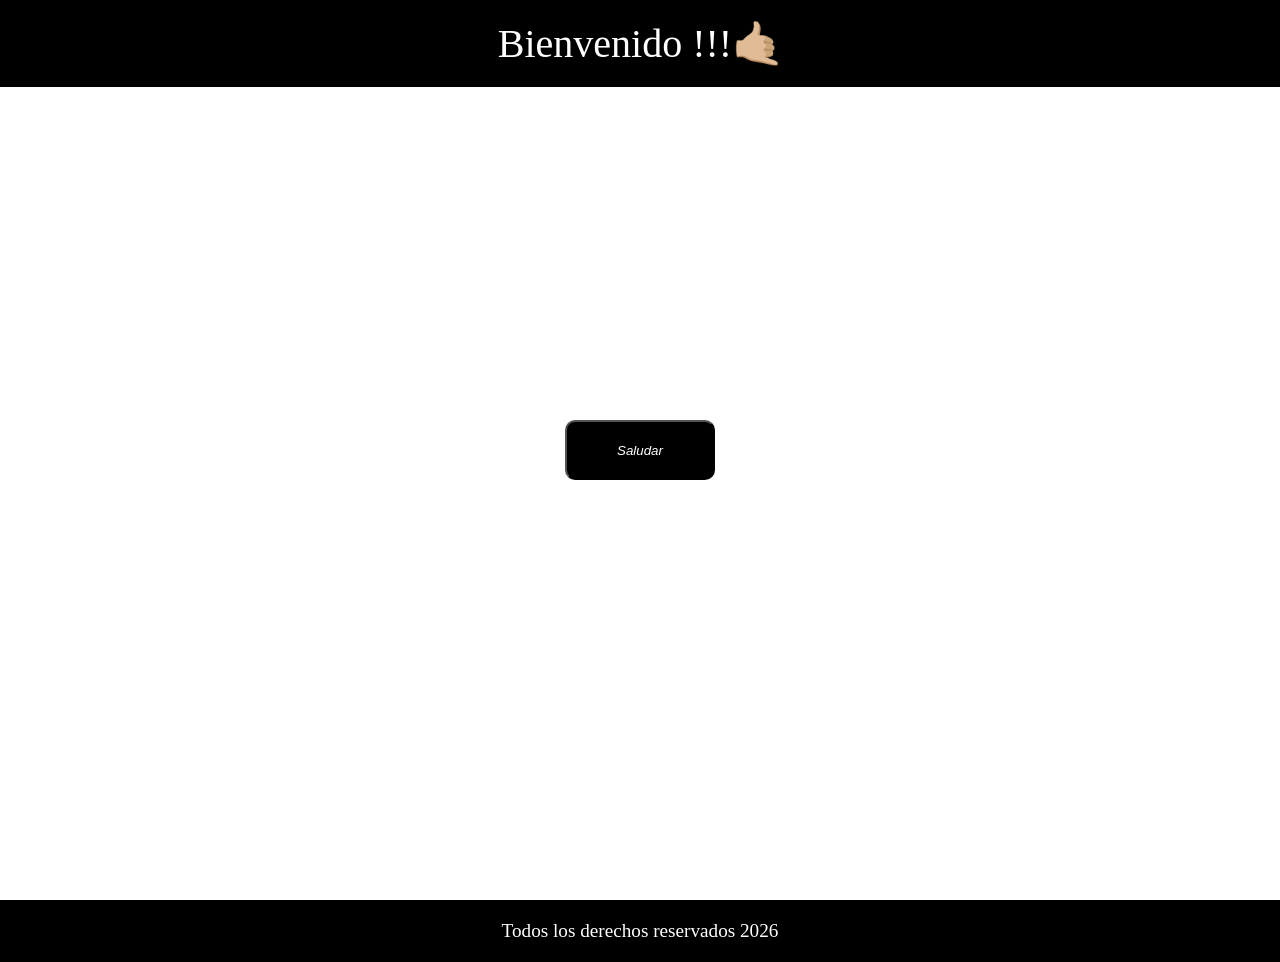
<file: index.html>
<!DOCTYPE html>
<html lang="en">

<head>
  <meta charset="UTF-8">
  <meta name="viewport" content="width=device-width, initial-scale=1.0">
  <link rel="stylesheet" href="css/style.css">
  <title>Document</title>
</head>

<body>

  <header>
    <nav>
      Bienvenido !!!🤙🏼
    </nav>
  </header>

  <main>



    <button>
      Saludar
    </button>




   






  </main>


  <footer>
    Todos los derechos reservados 2026
  </footer>
</body>

<script>
  const boton = document.querySelector('button');
  boton.addEventListener('click', () => {
    alert('Hola, bienvenido a mi sitio web!');
  });
</script>

</html>
</file>
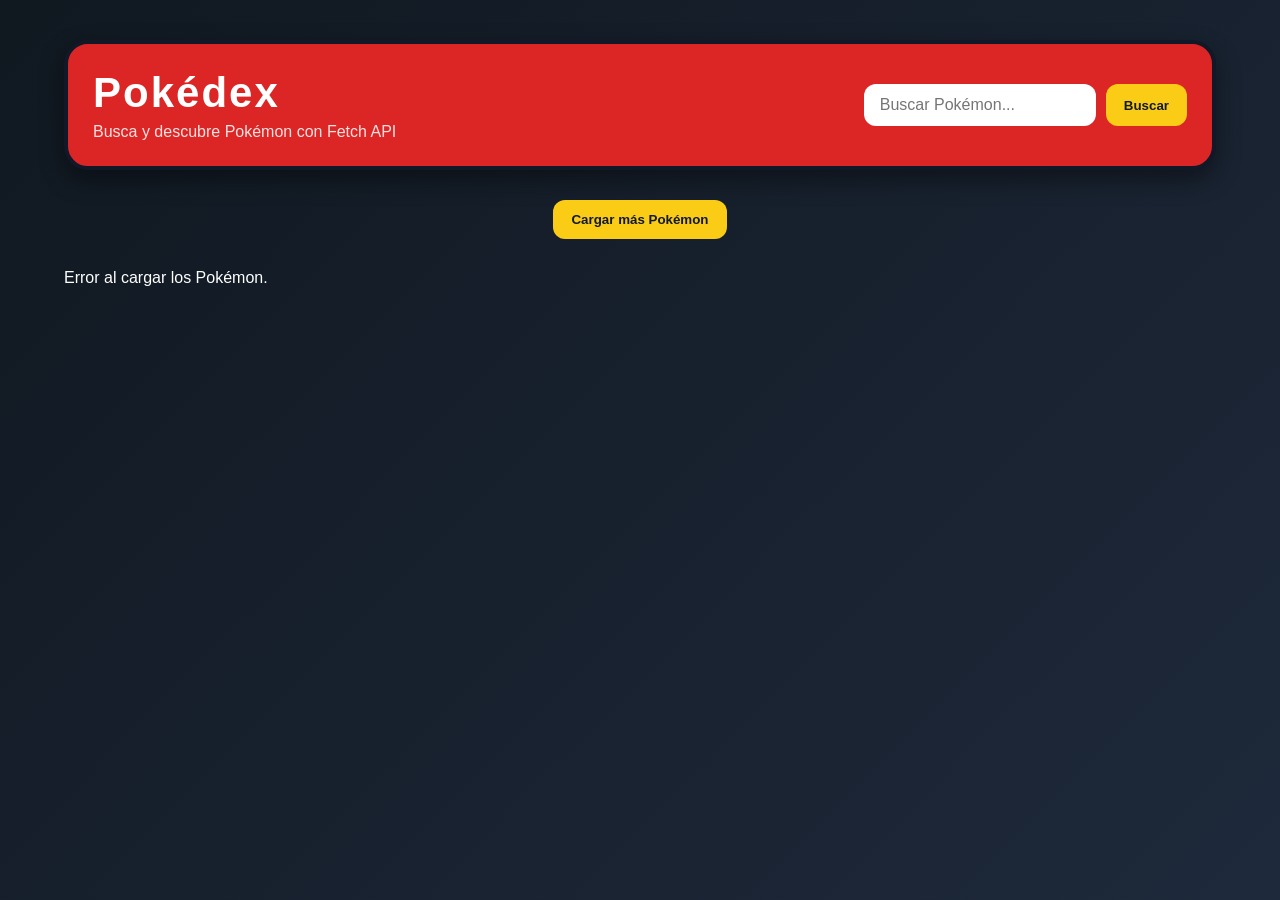
<file: APIS/index.html>
<!DOCTYPE html>
<html lang="es">
<head>
  <meta charset="UTF-8" />
  <meta name="viewport" content="width=device-width, initial-scale=1.0" />
  <title>Pokédex JS</title>
  <link rel="stylesheet" href="styles.css" />
</head>
<body>
  <main class="pokedex">
    <header class="pokedex-header">
      <div>
        <h1>Pokédex</h1>
        <p>Busca y descubre Pokémon con Fetch API</p>
      </div>

      <form id="searchForm" class="search-box">
        <input 
          type="text" 
          id="searchInput" 
          placeholder="Buscar Pokémon..."
        />
        <button type="submit">Buscar</button>
      </form>
    </header>

    <section class="controls">
      <button id="loadMoreBtn">Cargar más Pokémon</button>
    </section>

    <section id="pokemonContainer" class="pokemon-grid"></section>
    
  </main>

  <script src="api.js"></script>
</body>
</html>
</file>
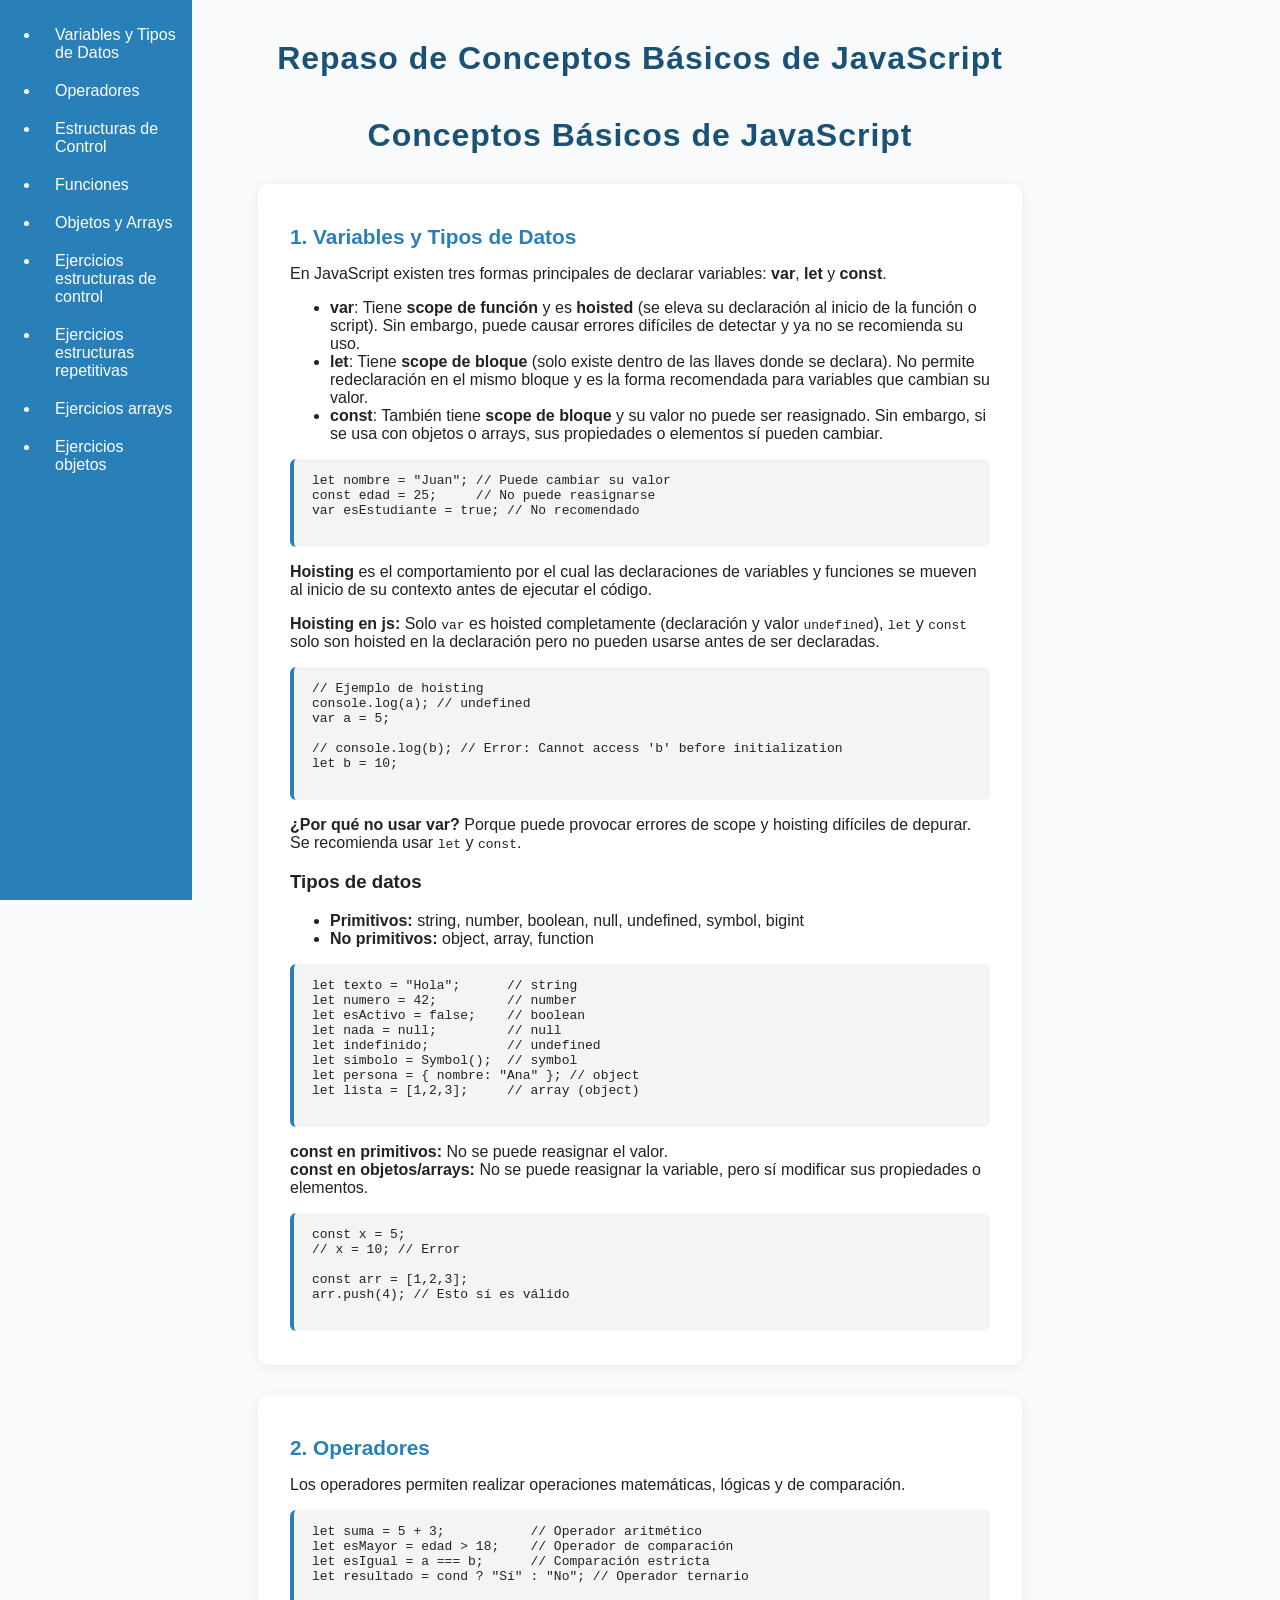
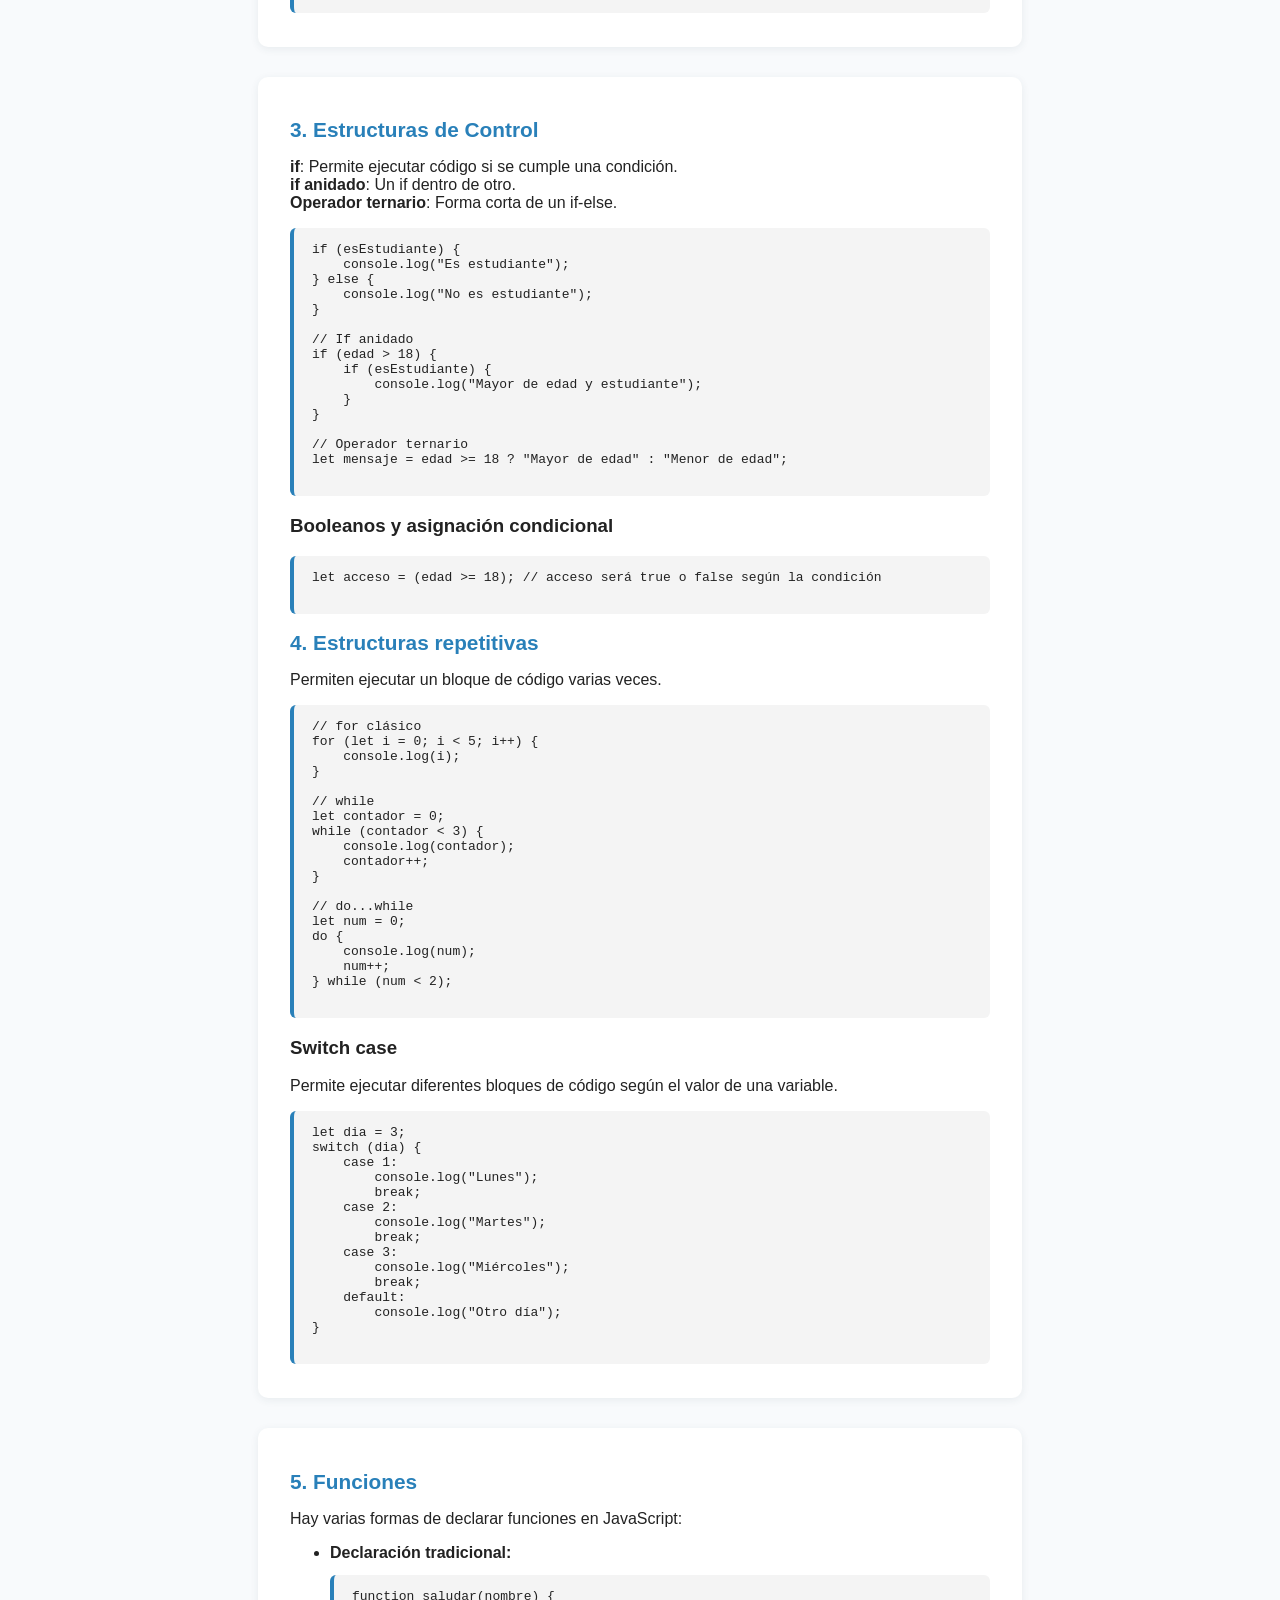
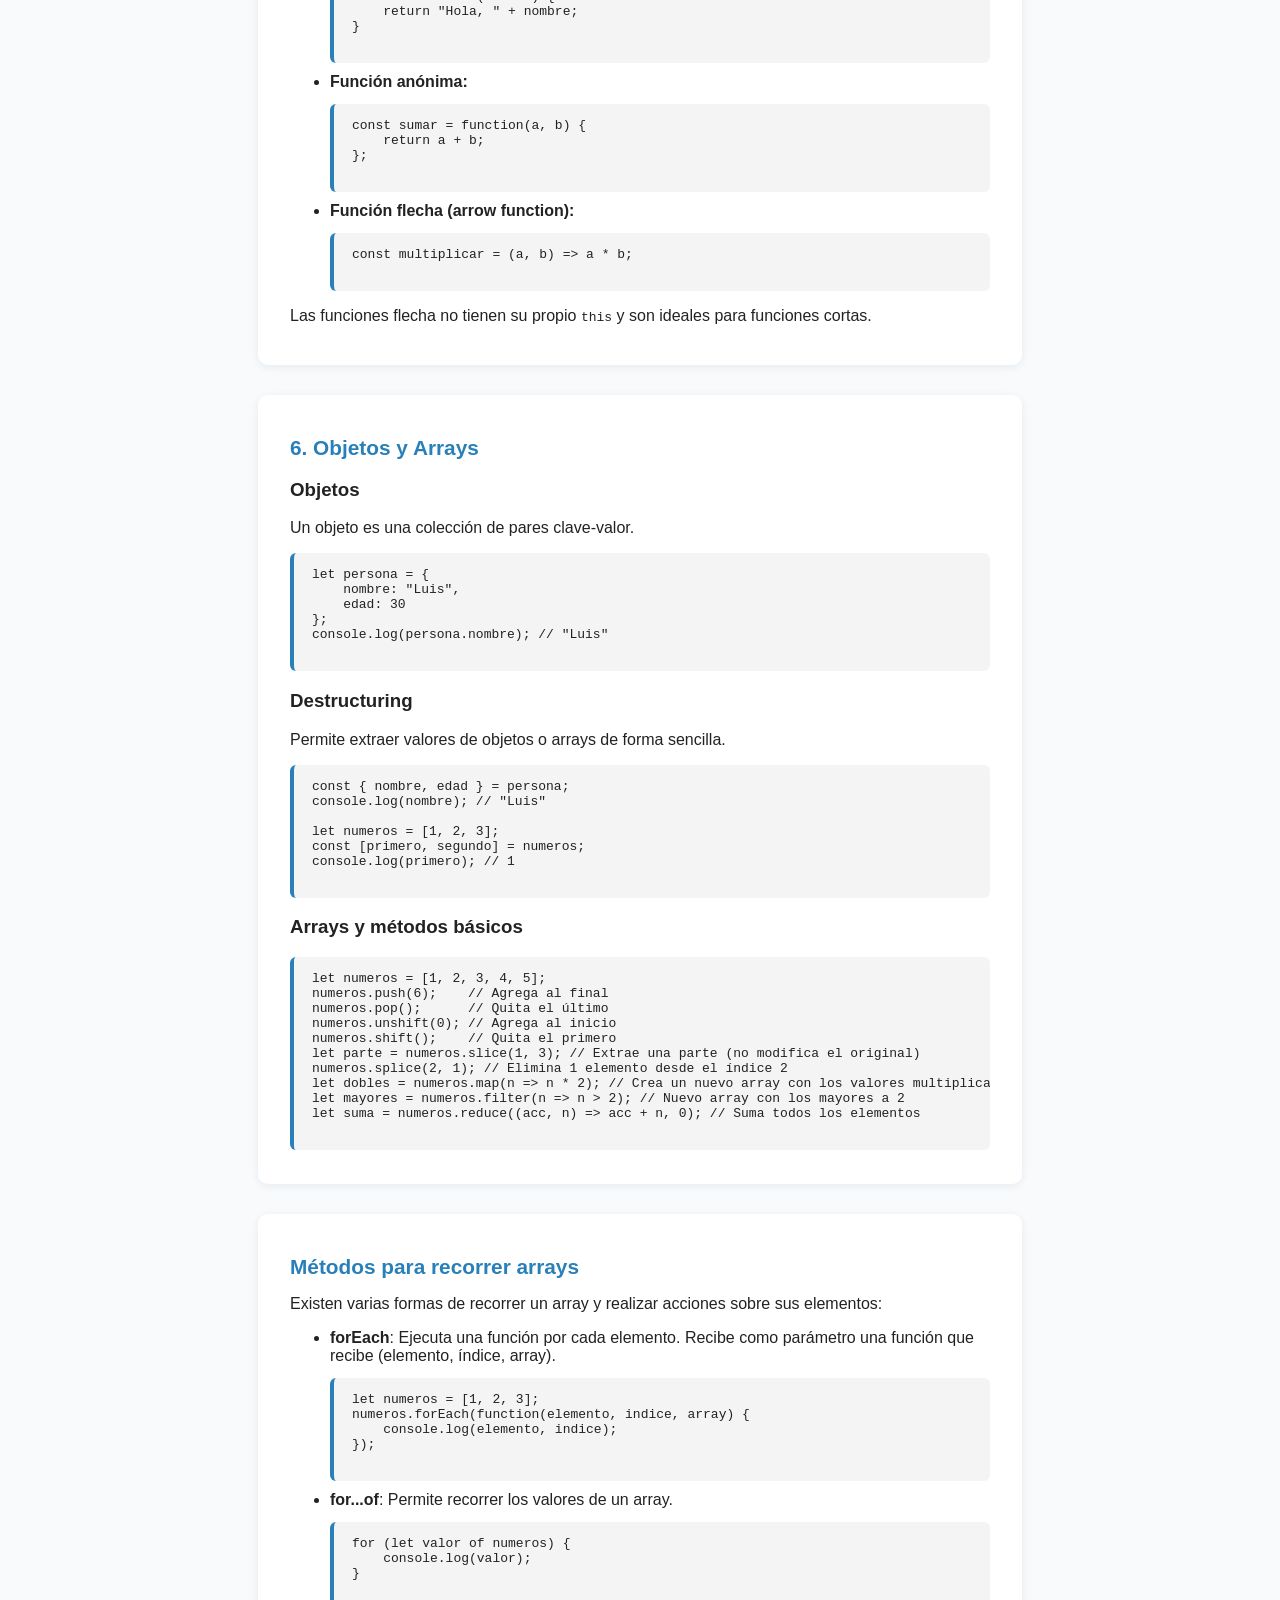
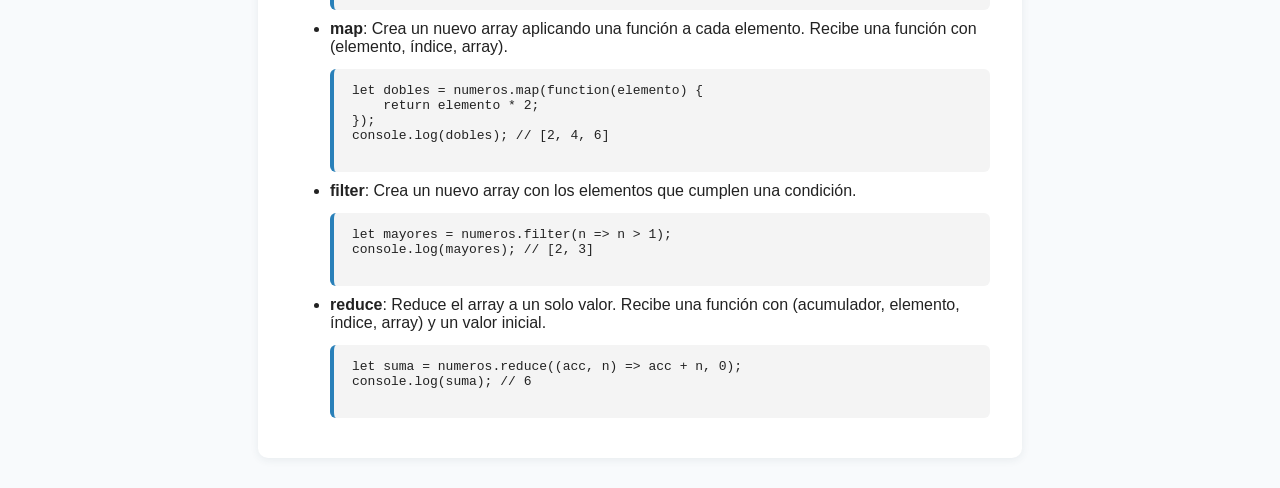
<file: Javacript clase5/index.html>
<!DOCTYPE html>
<html lang="es">
<head>
    <meta charset="UTF-8">
    <title>Repaso de Conceptos Básicos de JavaScript</title>
    <link rel="stylesheet" href="css/index.css">
</head>
<body>
    <header>
        <h1>Repaso de Conceptos Básicos de JavaScript</h1>
        <nav>
            <ul>
                <li><a href="#variables">Variables y Tipos de Datos</a></li>
                <li><a href="#operadores">Operadores</a></li>
                <li><a href="#estructuras">Estructuras de Control</a></li>
                <li><a href="#funciones">Funciones</a></li>
                <li><a href="#objetos">Objetos y Arrays</a></li>
                <li><a href="./pages/estructurasDeControl.html">Ejercicios estructuras de control</a></li>
                <li><a href="./pages/estructurasRepetitivas.html">Ejercicios estructuras repetitivas</a></li>
                <li><a href="./pages/arrays.html">Ejercicios arrays</a></li>
                <li><a href="./pages/objects.html">Ejercicios objetos</a></li>
            </ul>
        </nav>
      </header>  
    <h1>Conceptos Básicos de JavaScript</h1>

    <section>
        <h2 id="variables">1. Variables y Tipos de Datos</h2>
        <p>
            En JavaScript existen tres formas principales de declarar variables: <b>var</b>, <b>let</b> y <b>const</b>.
        </p>
        <ul>
            <li>
                <b>var</b>: Tiene <b>scope de función</b> y es <b>hoisted</b> (se eleva su declaración al inicio de la función o script). Sin embargo, puede causar errores difíciles de detectar y ya no se recomienda su uso.
            </li>
            <li>
                <b>let</b>: Tiene <b>scope de bloque</b> (solo existe dentro de las llaves donde se declara). No permite redeclaración en el mismo bloque y es la forma recomendada para variables que cambian su valor.
            </li>
            <li>
                <b>const</b>: También tiene <b>scope de bloque</b> y su valor no puede ser reasignado. Sin embargo, si se usa con objetos o arrays, sus propiedades o elementos sí pueden cambiar.
            </li>
        </ul>
        <pre>
let nombre = "Juan"; // Puede cambiar su valor
const edad = 25;     // No puede reasignarse
var esEstudiante = true; // No recomendado
        </pre>
        <p><b>Hoisting</b> es el comportamiento por el cual las declaraciones de variables y funciones se mueven al inicio de su contexto antes de ejecutar el código.</p>
        <p>
            <b>Hoisting en js:</b> Solo <code>var</code> es hoisted completamente (declaración y valor <code>undefined</code>), <code>let</code> y <code>const</code> solo son hoisted en la declaración pero no pueden usarse antes de ser declaradas.
        </p>
        <pre>
// Ejemplo de hoisting
console.log(a); // undefined
var a = 5;

// console.log(b); // Error: Cannot access 'b' before initialization
let b = 10;
        </pre>
        <p>
            <b>¿Por qué no usar var?</b> Porque puede provocar errores de scope y hoisting difíciles de depurar. Se recomienda usar <code>let</code> y <code>const</code>.
        </p>
        <h3>Tipos de datos</h3>
        <ul>
            <li><b>Primitivos:</b> string, number, boolean, null, undefined, symbol, bigint</li>
            <li><b>No primitivos:</b> object, array, function</li>
        </ul>
        <pre>
let texto = "Hola";      // string
let numero = 42;         // number
let esActivo = false;    // boolean
let nada = null;         // null
let indefinido;          // undefined
let simbolo = Symbol();  // symbol
let persona = { nombre: "Ana" }; // object
let lista = [1,2,3];     // array (object)
        </pre>
        <p>
            <b>const en primitivos:</b> No se puede reasignar el valor.<br>
            <b>const en objetos/arrays:</b> No se puede reasignar la variable, pero sí modificar sus propiedades o elementos.
        </p>
        <pre>
const x = 5;
// x = 10; // Error

const arr = [1,2,3];
arr.push(4); // Esto sí es válido
        </pre>
    </section>

    <section id="operadores">
        <h2>2. Operadores</h2>
        <p>
            Los operadores permiten realizar operaciones matemáticas, lógicas y de comparación.
        </p>
        <pre>
let suma = 5 + 3;           // Operador aritmético
let esMayor = edad > 18;    // Operador de comparación
let esIgual = a === b;      // Comparación estricta
let resultado = cond ? "Sí" : "No"; // Operador ternario
        </pre>
    </section>

<section id="estructuras">
        <h2>3. Estructuras de Control</h2>
        <p>
            <b>if</b>: Permite ejecutar código si se cumple una condición.<br>
            <b>if anidado</b>: Un if dentro de otro.<br>
            <b>Operador ternario</b>: Forma corta de un if-else.
        </p>
        <pre>
if (esEstudiante) {
    console.log("Es estudiante");
} else {
    console.log("No es estudiante");
}

// If anidado
if (edad > 18) {
    if (esEstudiante) {
        console.log("Mayor de edad y estudiante");
    }
}

// Operador ternario
let mensaje = edad >= 18 ? "Mayor de edad" : "Menor de edad";
        </pre>
        <h3>Booleanos y asignación condicional</h3>
        <pre>
let acceso = (edad >= 18); // acceso será true o false según la condición
        </pre>
        <h2>4. Estructuras repetitivas</h2>
        <p>
            Permiten ejecutar un bloque de código varias veces.
        </p>
        <pre>
// for clásico
for (let i = 0; i < 5; i++) {
    console.log(i);
}

// while
let contador = 0;
while (contador < 3) {
    console.log(contador);
    contador++;
}

// do...while
let num = 0;
do {
    console.log(num);
    num++;
} while (num < 2);
        </pre>
        <h3>Switch case</h3>
        <p>
            Permite ejecutar diferentes bloques de código según el valor de una variable.
        </p>
        <pre>
let dia = 3;
switch (dia) {
    case 1:
        console.log("Lunes");
        break;
    case 2:
        console.log("Martes");
        break;
    case 3:
        console.log("Miércoles");
        break;
    default:
        console.log("Otro día");
}
        </pre>
    </section>

    <section id="funciones">
        <h2>5. Funciones</h2>
        <p>
            Hay varias formas de declarar funciones en JavaScript:
        </p>
        <ul>
            <li>
                <b>Declaración tradicional:</b>
                <pre>
function saludar(nombre) {
    return "Hola, " + nombre;
}
                </pre>
            </li>
            <li>
                <b>Función anónima:</b>
                <pre>
const sumar = function(a, b) {
    return a + b;
};
                </pre>
            </li>
            <li>
                <b>Función flecha (arrow function):</b>
                <pre>
const multiplicar = (a, b) => a * b;
                </pre>
            </li>
        </ul>
        <p>
            Las funciones flecha no tienen su propio <code title="Es una palabra clave que hace referencia al objeto desde el cual se invoca una función">this</code> y son ideales para funciones cortas.<br>
        </p>
    </section>

    <section>
        <h2>6. Objetos y Arrays</h2>
        <h3 id="objetos">Objetos</h3>
        <p>
            Un objeto es una colección de pares clave-valor.
        </p>
        <pre>
let persona = {
    nombre: "Luis",
    edad: 30
};
console.log(persona.nombre); // "Luis"
        </pre>
        <h3>Destructuring</h3>
        <p>
            Permite extraer valores de objetos o arrays de forma sencilla.
        </p>
        <pre>
const { nombre, edad } = persona;
console.log(nombre); // "Luis"

let numeros = [1, 2, 3];
const [primero, segundo] = numeros;
console.log(primero); // 1
        </pre>
        <h3 id="arrays">Arrays y métodos básicos</h3>
        <pre>
let numeros = [1, 2, 3, 4, 5];
numeros.push(6);    // Agrega al final
numeros.pop();      // Quita el último
numeros.unshift(0); // Agrega al inicio
numeros.shift();    // Quita el primero
let parte = numeros.slice(1, 3); // Extrae una parte (no modifica el original)
numeros.splice(2, 1); // Elimina 1 elemento desde el índice 2
let dobles = numeros.map(n => n * 2); // Crea un nuevo array con los valores multiplicados por 2
let mayores = numeros.filter(n => n > 2); // Nuevo array con los mayores a 2
let suma = numeros.reduce((acc, n) => acc + n, 0); // Suma todos los elementos
        </pre>
    </section>
    <section id="arrays-metodos">
        <h2>Métodos para recorrer arrays</h2>
        <p>
            Existen varias formas de recorrer un array y realizar acciones sobre sus elementos:
        </p>
        <ul>
            <li>
                <b>forEach</b>: Ejecuta una función por cada elemento. Recibe como parámetro una función que recibe (elemento, índice, array).
                <pre>
let numeros = [1, 2, 3];
numeros.forEach(function(elemento, indice, array) {
    console.log(elemento, indice);
});
                </pre>
            </li>
            <li>
                <b>for...of</b>: Permite recorrer los valores de un array.
                <pre>
for (let valor of numeros) {
    console.log(valor);
}
                </pre>
            </li>
            <li>
                <b>map</b>: Crea un nuevo array aplicando una función a cada elemento. Recibe una función con (elemento, índice, array).
                <pre>
let dobles = numeros.map(function(elemento) {
    return elemento * 2;
});
console.log(dobles); // [2, 4, 6]
                </pre>
            </li>
            <li>
                <b>filter</b>: Crea un nuevo array con los elementos que cumplen una condición.
                <pre>
let mayores = numeros.filter(n => n > 1);
console.log(mayores); // [2, 3]
                </pre>
            </li>
            <li>
                <b>reduce</b>: Reduce el array a un solo valor. Recibe una función con (acumulador, elemento, índice, array) y un valor inicial.
                <pre>
let suma = numeros.reduce((acc, n) => acc + n, 0);
console.log(suma); // 6
                </pre>
            </li>
        </ul>
    </section>
</body>
<script type="module" src="js/control.js"></script>
</html>
</file>
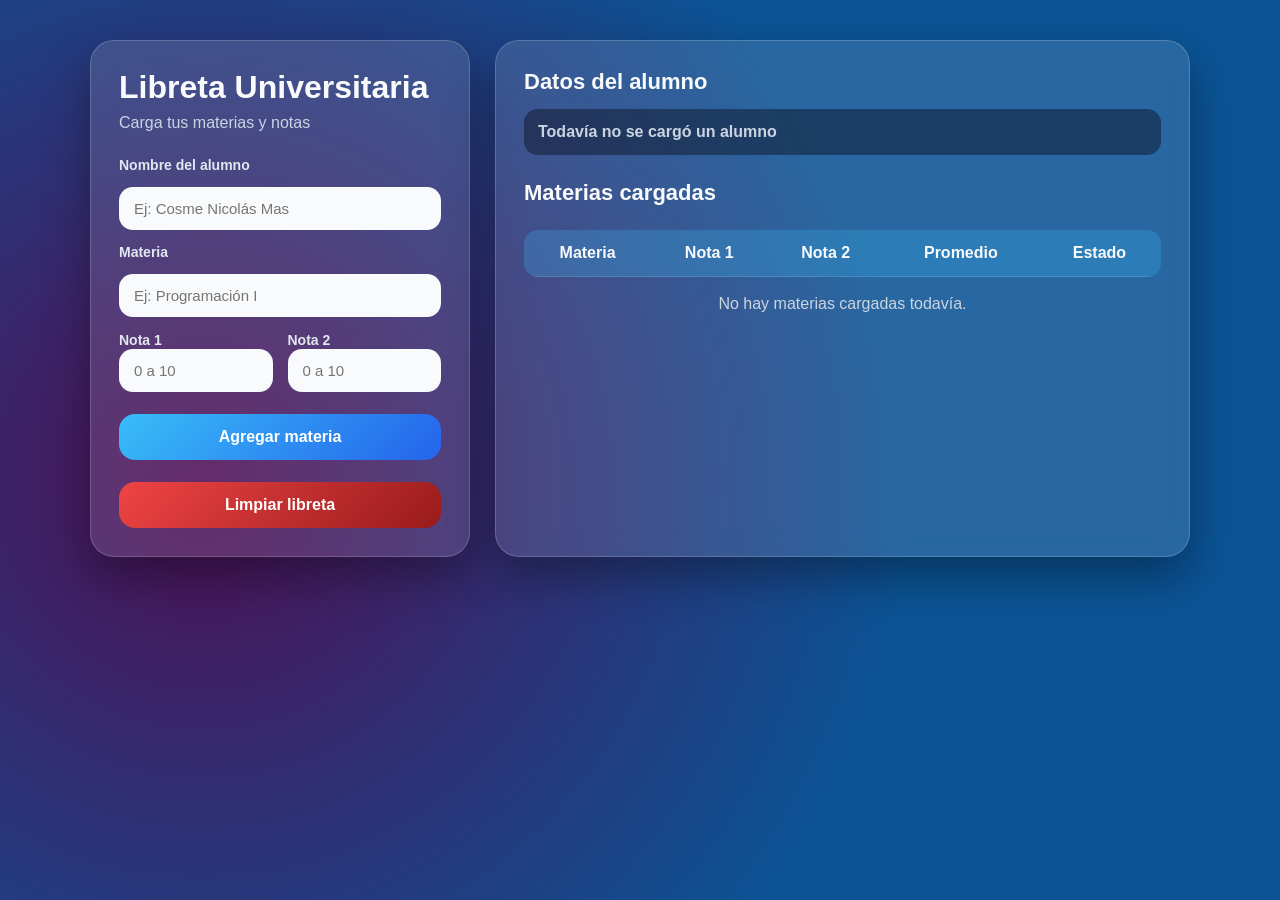
<file: Practico-LIbreta/index.html>
<!DOCTYPE html>
<html lang="es">
<head>
  <meta charset="UTF-8" />
  <meta name="viewport" content="width=device-width, initial-scale=1.0" />
  <title>Libreta Universitaria</title>
  <link rel="stylesheet" href="styles.css" />
</head>
<body>

  <main class="contenedor">
    <section class="card">
      <h1>Libreta Universitaria</h1>
      <p class="subtitulo">Carga tus materias y notas</p>

      <div class="formulario">
        <label>Nombre del alumno</label>
        <input type="text" id="nombreAlumno" placeholder="Ej: Cosme Nicolás Mas" />

        <label>Materia</label>
        <input type="text" id="materia" placeholder="Ej: Programación I" />

        <div class="grupo-notas">
          <div>
            <label>Nota 1</label>
            <input type="number" id="nota1" min="0" max="10" placeholder="0 a 10" />
          </div>

          <div>
            <label>Nota 2</label>
            <input type="number" id="nota2" min="0" max="10" placeholder="0 a 10" />
          </div>
        </div>

        <button id="btnAgregar">Agregar materia</button>
        <button id="btnLimpiar" class="btn-limpiar">Limpiar libreta</button>
      </div>
    </section>

    <section class="card libreta">
      <h2>Datos del alumno</h2>
      <p id="alumnoMostrado" class="alumno-vacio">Todavía no se cargó un alumno</p>

      <h2>Materias cargadas</h2>

      <div class="tabla-contenedor">
        <table>
          <thead>
            <tr>
              <th>Materia</th>
              <th>Nota 1</th>
              <th>Nota 2</th>
              <th>Promedio</th>
              <th>Estado</th>
            </tr>
          </thead>
          <tbody id="tablaMaterias"></tbody>
        </table>
      </div>

      <p id="mensajeVacio" class="mensaje-vacio">No hay materias cargadas todavía.</p>
    </section>
  </main>

  <script src="libreta.js"></script>
</body>
</html>
</file>
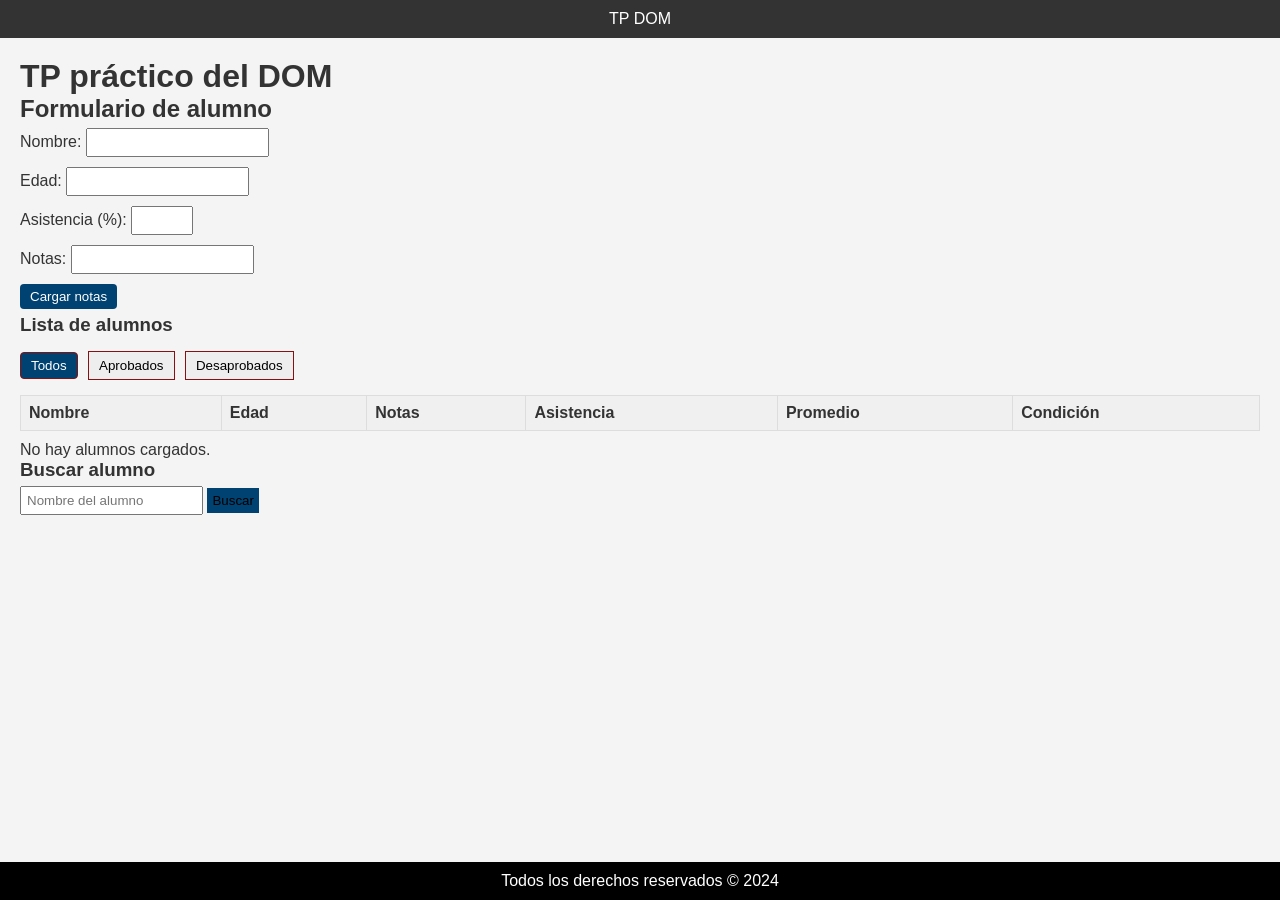
<file: TP-DOM/index.html>
<!DOCTYPE html>
<html lang="es">
<head>
  <meta charset="UTF-8">
  <meta name="viewport" content="width=device-width, initial-scale=1.0">
  <link rel="stylesheet" href="style.css">
  <title>TP DOM</title>
</head>
<body>
  <header>TP DOM</header>

  <main>
    <h1>TP práctico del DOM</h1>

    <section>
      <h2>Formulario de alumno</h2>

      <form id="alumnoForm">
        <label for="nombre">Nombre:</label>
        <input type="text" id="nombre" name="nombre" required>
        <br>

        <label for="edad">Edad:</label>
        <input type="number" id="edad" name="edad" required>
        <br>

        <label for="asistencia">Asistencia (%):</label>
        <input type="number" id="asistencia" name="asistencia" min="0" max="100" required>
        <br>

        <label for="notas">Notas:</label>
        <input type="text" id="notas" name="notas" required>
        <br>

        <button type="submit" class="cargaNotas">
          Cargar notas
        </button>
      </form>

      <h3>Lista de alumnos</h3>

      <div class="tabs">
        <button class="tab-btn" data-filter="all">Todos</button>
        <button class="tab-btn" data-filter="aprobados">Aprobados</button>
        <button class="tab-btn" data-filter="desaprobados">Desaprobados</button>
      </div>

      <table id="tablaAlumnos">
        <thead>
          <tr>
            <th>Nombre</th>
            <th>Edad</th>
            <th>Notas</th>
            <th>Asistencia</th>
            <th>Promedio</th>
            <th>Condición</th>
          </tr>
        </thead>
        <tbody id="tablaBody"></tbody>
      </table>

      <p id="estadoGeneral"></p>
    </section>


    <section>
      <h3>Buscar alumno</h3>
<input type="text" id="buscarNombre" placeholder="Nombre del alumno">
<button id="btnBuscar">Buscar</button>

<p id="resultadoBusqueda"></p>
    </section>
  </main>

  <footer>
    Todos los derechos reservados &copy; 2024
  </footer>

  <script type="module" src="script.js"></script>
</body>
</html>
</file>
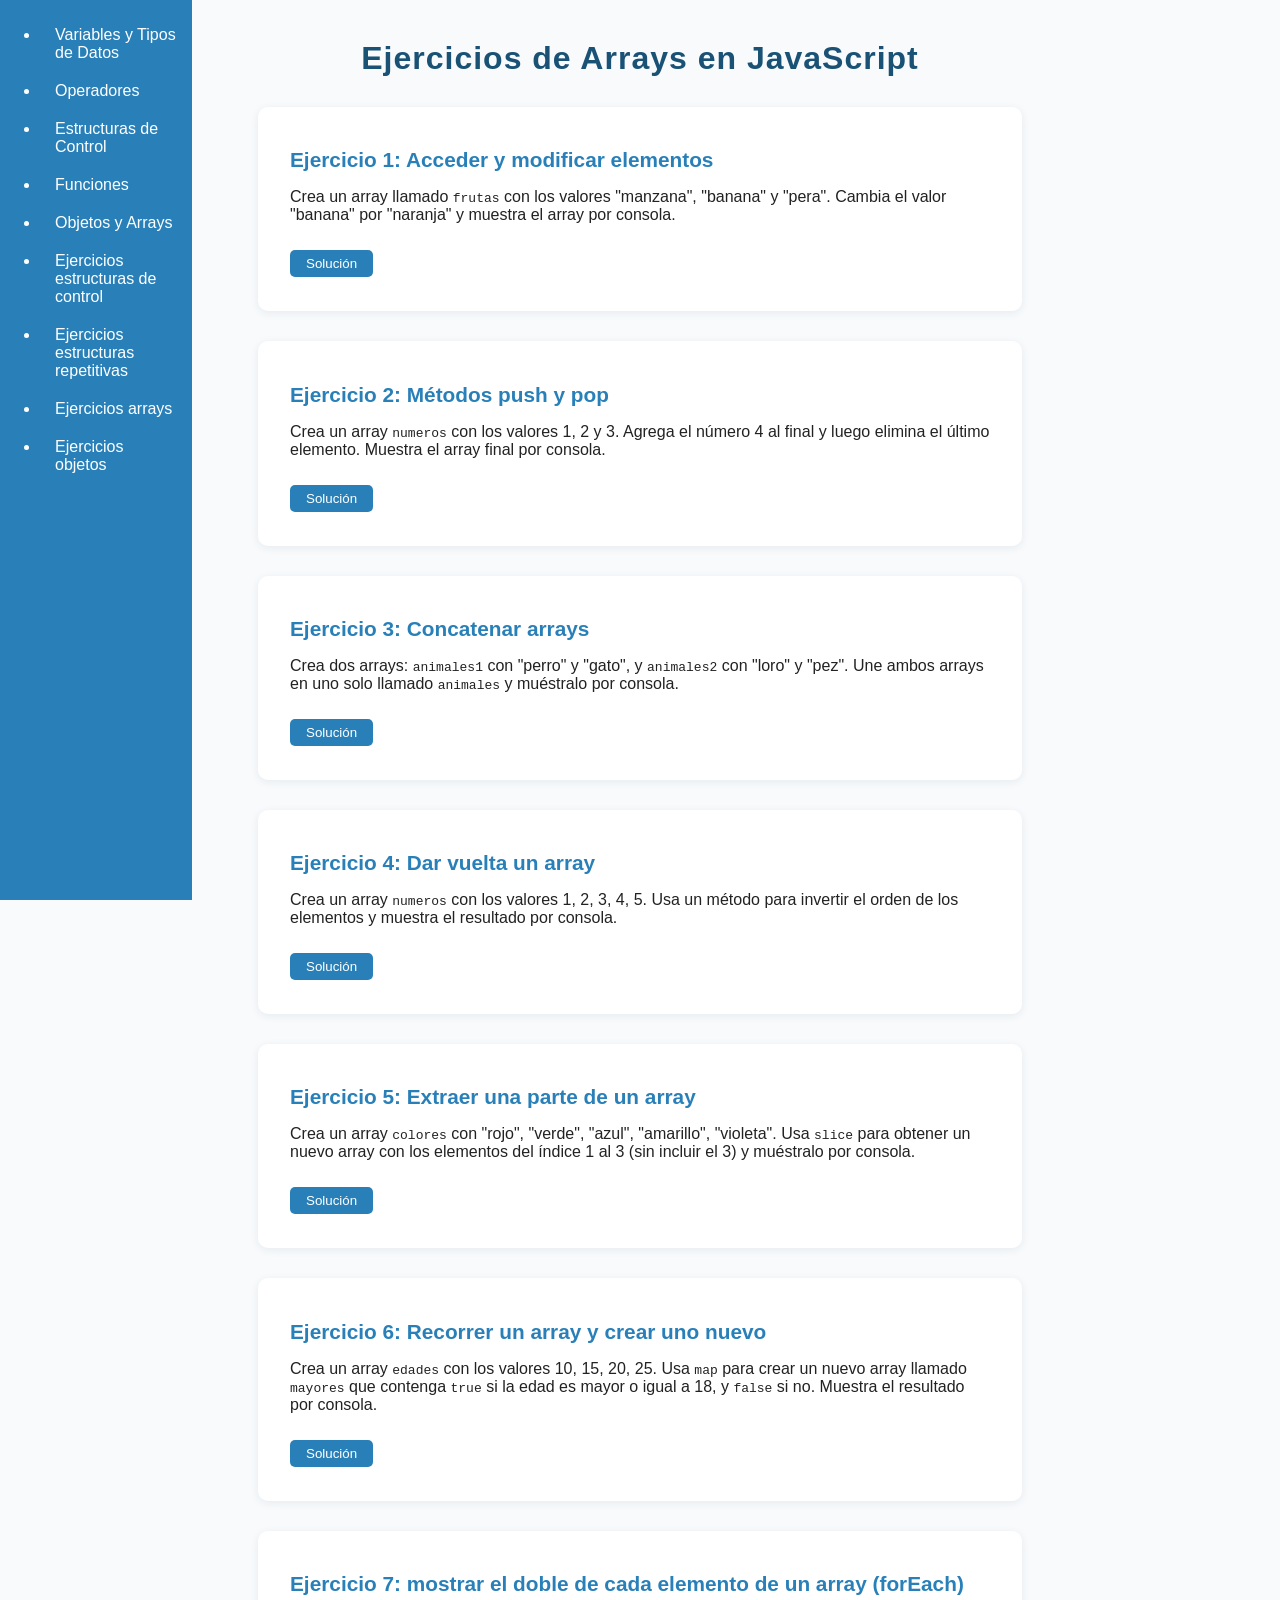
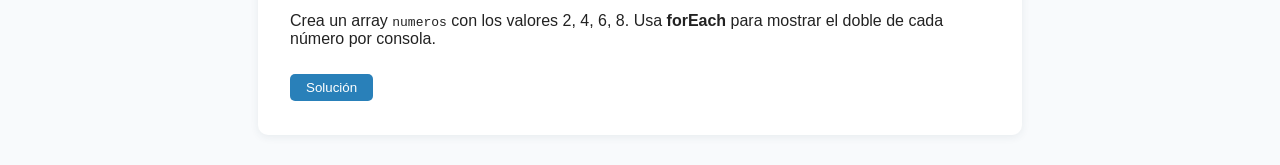
<file: Javacript clase5/pages/arrays.html>
<!DOCTYPE html>
<html lang="es">
<head>
    <meta charset="UTF-8">
    <title>Ejercicios de Arrays en JavaScript</title>
    <link rel="stylesheet" href="../css/index.css">
    <script src="../js/app.js"></script>
</head>
<body>
    <header>
        <h1>Ejercicios de Arrays en JavaScript</h1>
        <nav>
            <ul>
                <li><a href="../index.html#variables">Variables y Tipos de Datos</a></li>
                <li><a href="../index.html#operadores">Operadores</a></li>
                <li><a href="../index.html#estructuras">Estructuras de Control</a></li>
                <li><a href="../index.html#funciones">Funciones</a></li>
                <li><a href="../index.html#objetos">Objetos y Arrays</a></li>
                <li> <a href ="estructurasDeControl.html">Ejercicios estructuras de control</a>  </li>
                <li><a href="./estructurasRepetitivas.html">Ejercicios estructuras repetitivas</a></li>
                <li><a href="./arrays.html">Ejercicios arrays</a></li>
                <li><a href="./objects.html">Ejercicios objetos</a></li>
            </ul>
        </nav>
    </header>

    <section>
        <h2>Ejercicio 1: Acceder y modificar elementos</h2>
        <p>
            Crea un array llamado <code>frutas</code> con los valores "manzana", "banana" y "pera". Cambia el valor "banana" por "naranja" y muestra el array por consola.
        </p>
        <button class="btn-solucion" onclick="mostrarSolucion(1)">Solución</button>
        <pre class="solucion" id="solucion-1">
// Tu código aquí
let frutas = ["manzana", "banana", "pera"];
frutas[1] = "naranja";
console.log(frutas); // ["manzana", "naranja", "pera"]
        </pre>
    </section>

    <section>
        <h2>Ejercicio 2: Métodos push y pop</h2>
        <p>
            Crea un array <code>numeros</code> con los valores 1, 2 y 3. Agrega el número 4 al final y luego elimina el último elemento. Muestra el array final por consola.
        </p>
        <button class="btn-solucion" onclick="mostrarSolucion(2)">Solución</button>
        <pre class="solucion" id="solucion-2">
// Tu código aquí
let numeros = [1, 2, 3];
numeros.push(4);
numeros.pop();
console.log(numeros); // [1, 2, 3]
        </pre>
    </section>

    <section>
        <h2>Ejercicio 3: Concatenar arrays</h2>
        <p>
            Crea dos arrays: <code>animales1</code> con "perro" y "gato", y <code>animales2</code> con "loro" y "pez". Une ambos arrays en uno solo llamado <code>animales</code> y muéstralo por consola.
        </p>
        <button class="btn-solucion" onclick="mostrarSolucion(3)">Solución</button>
        <pre class="solucion" id="solucion-3">
// Tu código aquí
let animales1 = ["perro", "gato"];
let animales2 = ["loro", "pez"];
let animales = animales1.concat(animales2);
console.log(animales); // ["perro", "gato", "loro", "pez"]
        </pre>
    </section>

    <section>
        <h2>Ejercicio 4: Dar vuelta un array</h2>
        <p>
            Crea un array <code>numeros</code> con los valores 1, 2, 3, 4, 5. Usa un método para invertir el orden de los elementos y muestra el resultado por consola.
        </p>
        <button class="btn-solucion" onclick="mostrarSolucion(4)">Solución</button>
        <pre class="solucion" id="solucion-4">
// Tu código aquí
let numeros = [1, 2, 3, 4, 5];
numeros.reverse();
console.log(numeros); // [5, 4, 3, 2, 1]
        </pre>
    </section>

    <section>
        <h2>Ejercicio 5: Extraer una parte de un array</h2>
        <p>
            Crea un array <code>colores</code> con "rojo", "verde", "azul", "amarillo", "violeta". Usa <code>slice</code> para obtener un nuevo array con los elementos del índice 1 al 3 (sin incluir el 3) y muéstralo por consola.
        </p>
        <button class="btn-solucion" onclick="mostrarSolucion(5)">Solución</button>
        <pre class="solucion" id="solucion-5">
// Tu código aquí
let colores = ["rojo", "verde", "azul", "amarillo", "violeta"];
let seleccion = colores.slice(1, 3);
console.log(seleccion); // ["verde", "azul"]
        </pre>
    </section>

    <section>
        <h2>Ejercicio 6: Recorrer un array y crear uno nuevo</h2>
        <p>
            Crea un array <code>edades</code> con los valores 10, 15, 20, 25. Usa <code>map</code> para crear un nuevo array llamado <code>mayores</code> que contenga <code>true</code> si la edad es mayor o igual a 18, y <code>false</code> si no. Muestra el resultado por consola.
        </p>
        <button class="btn-solucion" onclick="mostrarSolucion(6)">Solución</button>
        <pre class="solucion" id="solucion-6">
// Tu código aquí
let edades = [10, 15, 20, 25];
let mayores = edades.map(e => e >= 18);
console.log(mayores); // [false, false, true, true]
        </pre>
    </section>

      <section>
      <h2>Ejercicio 7: mostrar el doble de cada elemento de un array (forEach)</h2>
      <p>
        Crea un array <code>numeros</code> con los valores 2, 4, 6, 8. Usa
        <b>forEach</b> para mostrar el doble de cada número por consola.
      </p>
      <button class="btn-solucion" onclick="mostrarSolucion(7)">
        Solución
      </button>
      <pre class="solucion" id="solucion-7">
// Tu código aquí
let numeros = [2, 4, 6, 8];
numeros.forEach(function(num) {
    console.log(num * 2);
});
        </pre
      >
    </section>

</body>
</html>
</file>
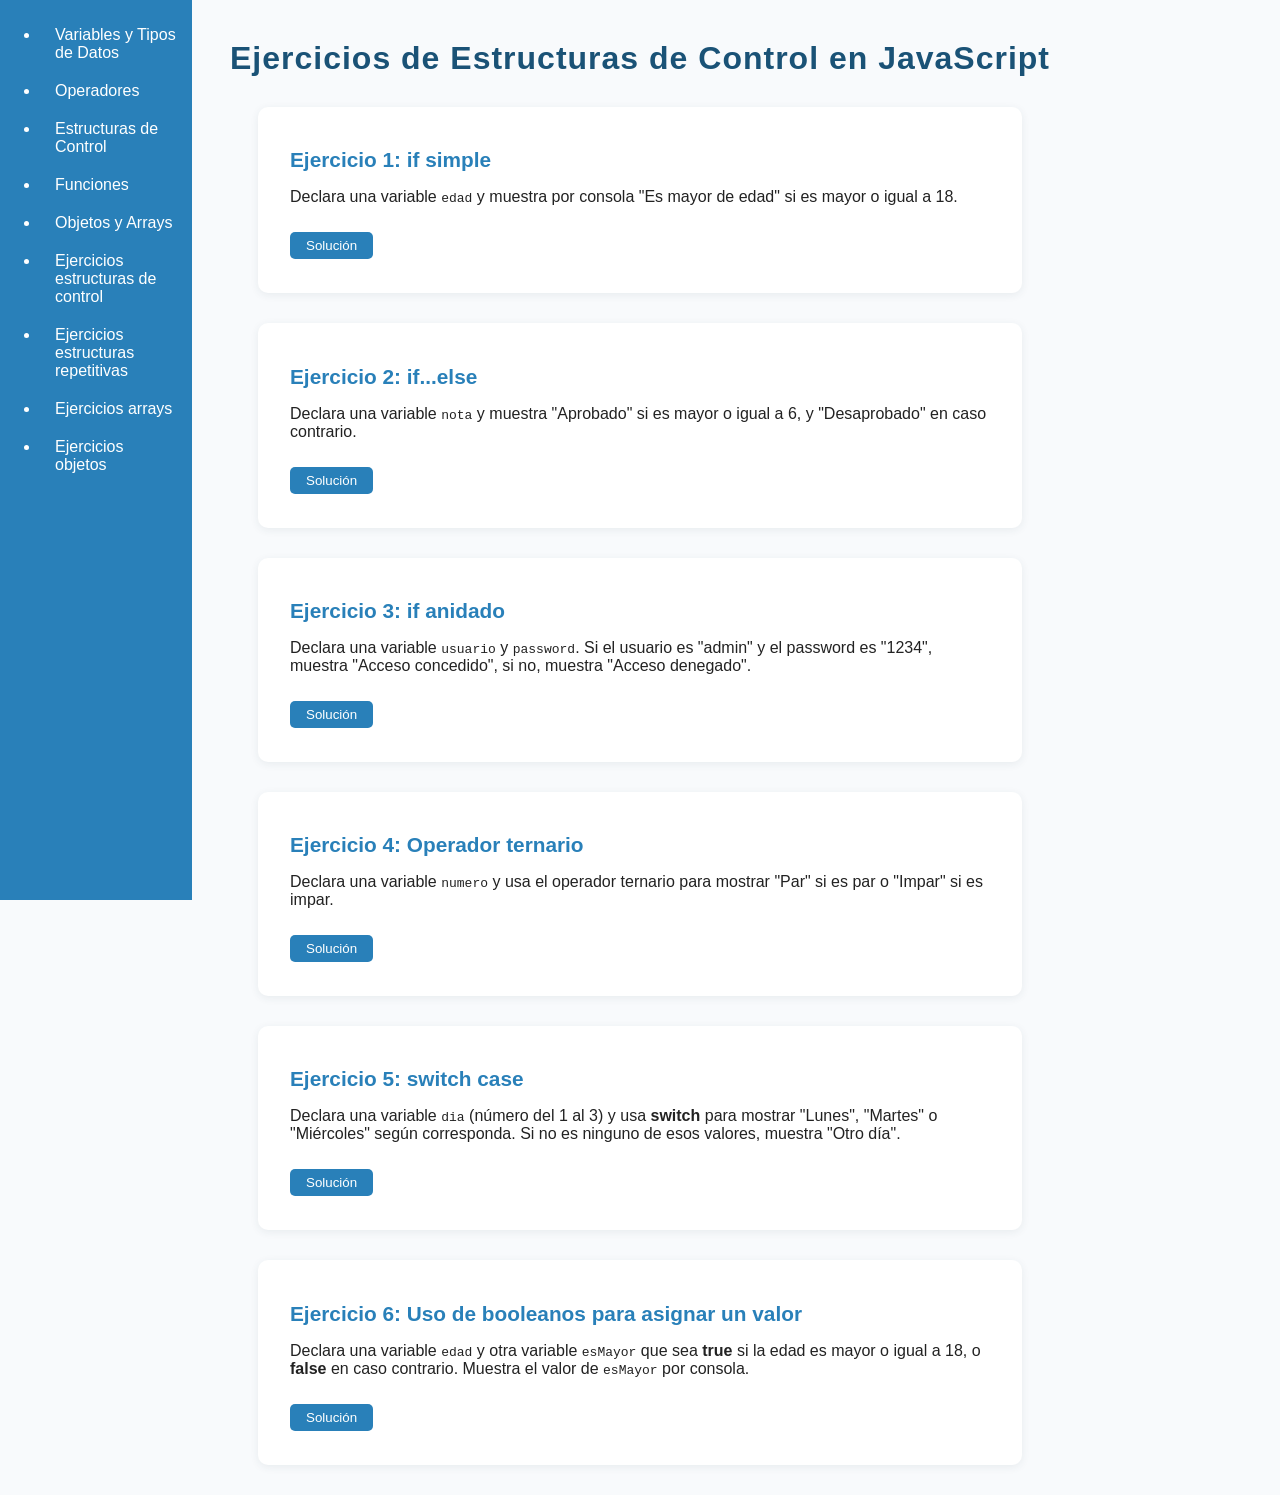
<file: Javacript clase5/pages/estructurasDeControl.html>
<!DOCTYPE html>
<html lang="es">
  <head>
    <meta charset="UTF-8" />
    <title>Ejercicios de Estructuras de Control en JavaScript</title>
    <link rel="stylesheet" href="../css/index.css" />
    <script src="../js/app.js"></script>
  </head>
  <body>
    <header>
      <h1>Ejercicios de Estructuras de Control en JavaScript</h1>
      <nav>
        <ul>
          <li>
            <a href="../index.html#variables">Variables y Tipos de Datos</a>
          </li>
          <li><a href="../index.html#operadores">Operadores</a></li>
          <li>
            <a href="../index.html#estructuras">Estructuras de Control</a>
          </li>
          <li><a href="../index.html#funciones">Funciones</a></li>
          <li><a href="../index.html#objetos">Objetos y Arrays</a></li>
          <li>
            <a href="./estructurasDeControl.html"
              >Ejercicios estructuras de control</a
            >
          </li>
          <li>
            <a href="./estructurasRepetitivas.html"
              >Ejercicios estructuras repetitivas</a
            >
          </li>
          <li><a href="./arrays.html">Ejercicios arrays</a></li>
          <li><a href="./objects.html">Ejercicios objetos</a></li>
        </ul>
      </nav>
    </header>

    <section>
      <h2>Ejercicio 1: if simple</h2>
      <p>
        Declara una variable <code>edad</code> y muestra por consola "Es mayor
        de edad" si es mayor o igual a 18.
      </p>
      <button class="btn-solucion" onclick="mostrarSolucion(1)">
        Solución
      </button>
      <pre class="solucion" id="solucion-1">
// Tu código aquí
let edad = 20;
if (edad >= 18) {
    console.log("Es mayor de edad");
}
        </pre
      >
    </section>

    <section>
      <h2>Ejercicio 2: if...else</h2>
      <p>
        Declara una variable <code>nota</code> y muestra "Aprobado" si es mayor
        o igual a 6, y "Desaprobado" en caso contrario.
      </p>
      <button class="btn-solucion" onclick="mostrarSolucion(2)">
        Solución
      </button>
      <pre class="solucion" id="solucion-2">
// Tu código aquí
let nota = 5;
if (nota >= 6) {
    console.log("Aprobado");
} else {
    console.log("Desaprobado");
}
        </pre
      >
    </section>

    <section>
      <h2>Ejercicio 3: if anidado</h2>
      <p>
        Declara una variable <code>usuario</code> y <code>password</code>. Si el
        usuario es "admin" y el password es "1234", muestra "Acceso concedido",
        si no, muestra "Acceso denegado".
      </p>
      <button class="btn-solucion" onclick="mostrarSolucion(3)">
        Solución
      </button>
      <pre class="solucion" id="solucion-3">
// Tu código aquí
let usuario = "admin";
let password = "1234";
if (usuario === "admin") {
    if (password === "1234") {
        console.log("Acceso concedido");
    } else {
        console.log("Acceso denegado");
    }
} else {
    console.log("Acceso denegado");
}
        </pre
      >
    </section>

    <section>
      <h2>Ejercicio 4: Operador ternario</h2>
      <p>
        Declara una variable <code>numero</code> y usa el operador ternario para
        mostrar "Par" si es par o "Impar" si es impar.
      </p>
      <button class="btn-solucion" onclick="mostrarSolucion(4)">
        Solución
      </button>
      <pre class="solucion" id="solucion-4">
// Tu código aquí
let numero = 7;
let resultado = (numero % 2 === 0) ? "Par" : "Impar";
console.log(resultado);
        </pre
      >
    </section>

    <section>
      <h2>Ejercicio 5: switch case</h2>
      <p>
        Declara una variable <code>dia</code> (número del 1 al 3) y usa
        <b>switch</b> para mostrar "Lunes", "Martes" o "Miércoles" según
        corresponda. Si no es ninguno de esos valores, muestra "Otro día".
      </p>
      <button class="btn-solucion" onclick="mostrarSolucion(5)">
        Solución
      </button>
      <pre class="solucion" id="solucion-5">
// Tu código aquí
let dia = 2;
switch (dia) {
    case 1:
        console.log("Lunes");
        break;
    case 2:
        console.log("Martes");
        break;
    case 3:
        console.log("Miércoles");
        break;
    default:
        console.log("Otro día");
}
        </pre
      >
    </section>

    <section>
      <h2>Ejercicio 6: Uso de booleanos para asignar un valor</h2>
      <p>
        Declara una variable <code>edad</code> y otra variable
        <code>esMayor</code> que sea <b>true</b> si la edad es mayor o igual a
        18, o <b>false</b> en caso contrario. Muestra el valor de
        <code>esMayor</code> por consola.
      </p>
      <button class="btn-solucion" onclick="mostrarSolucion(6)">
        Solución
      </button>
      <pre class="solucion" id="solucion-6">
// Tu código aquí
let edad = 16;
let esMayor = edad >= 18;
console.log(esMayor); // false
    </pre
      >
    </section>
  </body>
</html>
</file>
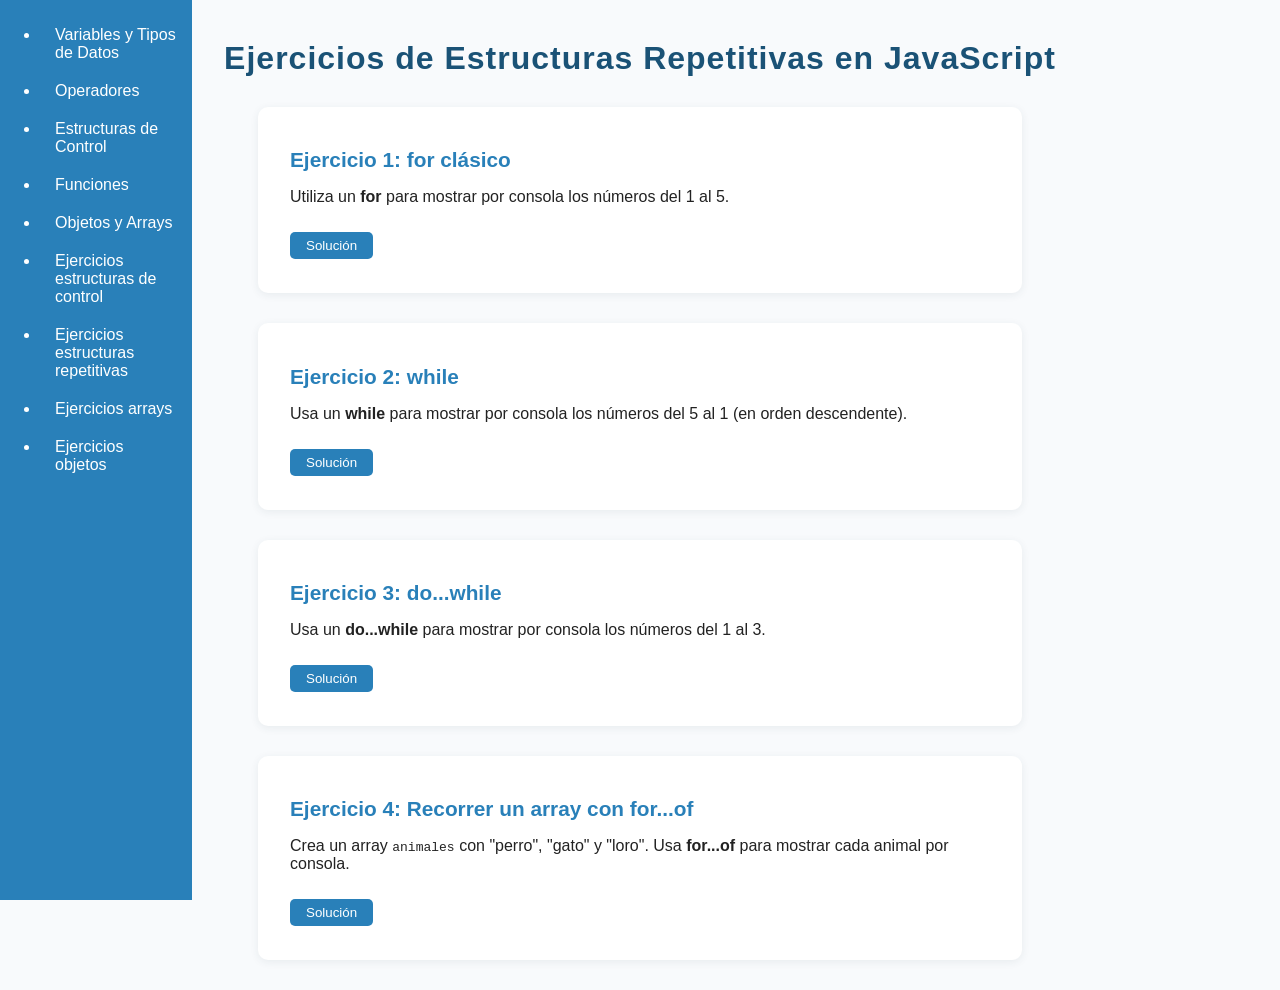
<file: Javacript clase5/pages/estructurasRepetitivas.html>
<!DOCTYPE html>
<html lang="es">
  <head>
    <meta charset="UTF-8" />
    <title>Ejercicios de Estructuras Repetitivas en JavaScript</title>
    <link rel="stylesheet" href="../css/index.css" />
    <script src="../js/app.js"></script>
  </head>
  <body>
    <header>
      <h1>Ejercicios de Estructuras Repetitivas en JavaScript</h1>
      <nav>
        <ul>
          <li>
            <a href="../index.html#variables">Variables y Tipos de Datos</a>
          </li>
          <li><a href="../index.html#operadores">Operadores</a></li>
          <li>
            <a href="../index.html#estructuras">Estructuras de Control</a>
          </li>
          <li><a href="../index.html#funciones">Funciones</a></li>
          <li><a href="../index.html#objetos">Objetos y Arrays</a></li>
          <li>
            <a href="estructurasDeControl.html"
              >Ejercicios estructuras de control</a
            >
          </li>
          <li>
            <a href="./estructurasRepetitivas.html"
              >Ejercicios estructuras repetitivas</a
            >
          </li>
          <li><a href="./arrays.html">Ejercicios arrays</a></li>
          <li><a href="./objects.html">Ejercicios objetos</a></li>
        </ul>
      </nav>
    </header>

    <section>
      <h2>Ejercicio 1: for clásico</h2>
      <p>
        Utiliza un <b>for</b> para mostrar por consola los números del 1 al 5.
      </p>
      <button class="btn-solucion" onclick="mostrarSolucion(1)">
        Solución
      </button>
      <pre class="solucion" id="solucion-1">
// Tu código aquí
for (let i = 1; i <= 5; i++) {
    console.log(i);
}
        </pre
      >
    </section>

    <section>
      <h2>Ejercicio 2: while</h2>
      <p>
        Usa un <b>while</b> para mostrar por consola los números del 5 al 1 (en
        orden descendente).
      </p>
      <button class="btn-solucion" onclick="mostrarSolucion(2)">
        Solución
      </button>
      <pre class="solucion" id="solucion-2">
// Tu código aquí
let n = 5;
while (n >= 1) {
    console.log(n);
    n--;
}
        </pre
      >
    </section>

    <section>
      <h2>Ejercicio 3: do...while</h2>
      <p>
        Usa un <b>do...while</b> para mostrar por consola los números del 1 al
        3.
      </p>
      <button class="btn-solucion" onclick="mostrarSolucion(3)">
        Solución
      </button>
      <pre class="solucion" id="solucion-3">
// Tu código aquí
let x = 1;
do {
    console.log(x);
    x++;
} while (x <= 3);
        </pre
      >
    </section>

    <section>
      <h2>Ejercicio 4: Recorrer un array con for...of</h2>
      <p>
        Crea un array <code>animales</code> con "perro", "gato" y "loro". Usa
        <b>for...of</b> para mostrar cada animal por consola.
      </p>
      <button class="btn-solucion" onclick="mostrarSolucion(4)">
        Solución
      </button>
      <pre class="solucion" id="solucion-4">
// Tu código aquí
let animales = ["perro", "gato", "loro"];
for (let animal of animales) {
    console.log(animal);
}
        </pre
      >
    </section>
  </body>
</html>
</file>
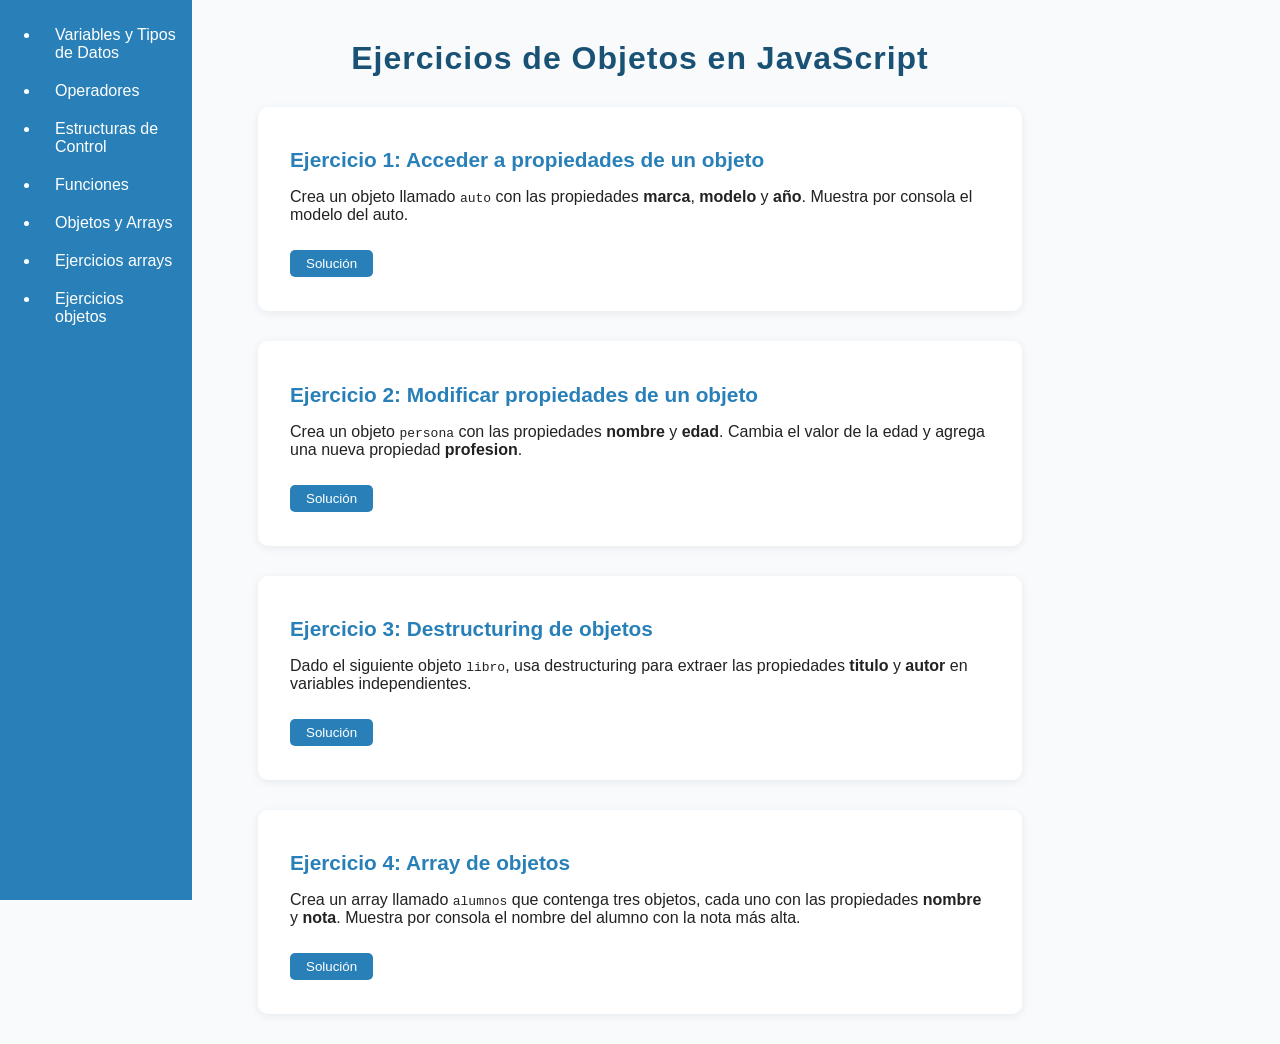
<file: Javacript clase5/pages/objects.html>
<!DOCTYPE html>
<html lang="es">
  <head>
    <meta charset="UTF-8" />
    <title>Ejercicios de Objetos en JavaScript</title>
    <link rel="stylesheet" href="../css/index.css" />
    <script src="../js/app.js"></script>
  </head>
  <body>
    <header>
      <h1>Ejercicios de Objetos en JavaScript</h1>
      <nav>
        <ul>
          <li>
            <a href="../index.html#variables">Variables y Tipos de Datos</a>
          </li>
          <li><a href="../index.html#operadores">Operadores</a></li>
          <li>
            <a href="../index.html#estructuras">Estructuras de Control</a>
          </li>
          <li><a href="../index.html#funciones">Funciones</a></li>
          <li><a href="../index.html#objetos">Objetos y Arrays</a></li>
          <li><a href="./arrays.html">Ejercicios arrays</a></li>
          <li><a href="./objects.html">Ejercicios objetos</a></li>
        </ul>
      </nav>
    </header>

    <section>
      <h2>Ejercicio 1: Acceder a propiedades de un objeto</h2>
      <p>
        Crea un objeto llamado <code>auto</code> con las propiedades
        <b>marca</b>, <b>modelo</b> y <b>año</b>. Muestra por consola el modelo
        del auto.
      </p>
      <button class="btn-solucion" onclick="mostrarSolucion(1)">
        Solución
      </button>
      <pre class="solucion" id="solucion-1">
// Tu código aquí
const auto = {
    marca: "Toyota",
    modelo: "Corolla",
    año: 2020
};
console.log(auto.modelo); // "Corolla"
        </pre
      >
    </section>

    <section>
      <h2>Ejercicio 2: Modificar propiedades de un objeto</h2>
      <p>
        Crea un objeto <code>persona</code> con las propiedades <b>nombre</b> y
        <b>edad</b>. Cambia el valor de la edad y agrega una nueva propiedad
        <b>profesion</b>.
      </p>
      <button class="btn-solucion" onclick="mostrarSolucion(2)">
        Solución
      </button>
      <pre class="solucion" id="solucion-2">
// Tu código aquí
let persona = {
    nombre: "Ana",
    edad: 25
};
persona.edad = 26;
persona.profesion = "Ingeniera";
console.log(persona);
        </pre
      >
    </section>

    <section>
      <h2>Ejercicio 3: Destructuring de objetos</h2>
      <p>
        Dado el siguiente objeto <code>libro</code>, usa destructuring para
        extraer las propiedades <b>titulo</b> y <b>autor</b> en variables
        independientes.
      </p>
      <button class="btn-solucion" onclick="mostrarSolucion(3)">
        Solución
      </button>
      <pre class="solucion" id="solucion-3">
// Tu código aquí
const libro = {
    titulo: "Cien años de soledad",
    autor: "Gabriel García Márquez",
    año: 1967
};
const { titulo, autor } = libro;
console.log(titulo); // "Cien años de soledad"
console.log(autor);  // "Gabriel García Márquez"
        </pre
      >
    </section>

    <section>
      <h2>Ejercicio 4: Array de objetos</h2>
      <p>
        Crea un array llamado <code>alumnos</code> que contenga tres objetos,
        cada uno con las propiedades <b>nombre</b> y <b>nota</b>. Muestra por
        consola el nombre del alumno con la nota más alta.
      </p>
      <button class="btn-solucion" onclick="mostrarSolucion(4)">
        Solución
      </button>
      <pre class="solucion" id="solucion-4">
// Tu código aquí
const alumnos = [
    { nombre: "Lucas", nota: 8 },
    { nombre: "Sofía", nota: 9 },
    { nombre: "Martín", nota: 7 }
];
let mejor = alumnos[0];
for (let alumno of alumnos) {
    if (alumno.nota > mejor.nota) {
        mejor = alumno;
    }
}
console.log(mejor.nombre); // "Sofía"
        </pre
      >
    </section>
  </body>
</html>
</file>
<file: css/style.css>
*{
  margin: 0;
  padding: 0;
  box-sizing: border-box;
}

main{
  display: flex;
  flex-direction: column;
  margin: 0;
  padding: 0;
  box-sizing: border-box;
  height: 100vh;
  justify-content: center;
  align-items: center;
  background-image: url(https://images.pexels.com/photos/10923061/pexels-photo-10923061.jpeg?_gl=1*142ji4c*_ga*MjY4NjMxNDAxLjE3NzUwMDU3MjA.*_ga_8JE65Q40S6*czE3NzU2ODQzMjgkbzIkZzEkdDE3NzU2ODQzNjckajIxJGwwJGgw);
  background-size: cover;
  background-position: center;

}

nav{
  display: flex;
  justify-content: center;
  background-color: #000000;
  color: #fff;
  font-size: 40px;
  padding: 20px;
  position: fixed;
  width: 100%;
}


h1{
  font-size: 40px;
  color: #fff;
  display: flex;
  
}


button{
  transition: all 0.3s ease;
  padding: 10px 20px;
  border-radius: 10px;
  background-color: #000000;
  color: #fff;
  font-style: italic;
  width: 150px;
  height: 60px;
}

button:hover{
  background-color: #fff;
  color: #000000;
  -webkit-box-shadow: 24px 3px 31px 32px rgba(0,0,0,0.29); 
  box-shadow: 24px 3px 31px 32px rgba(0, 0, 0, 0.719);
}

p{
  font-size: 20px;
  color: #fff;
  text-align: center;
  display: flex;
  justify-content: center;
  text-align: center;
  margin-top: 40px;
  padding: 5px;
  
}




footer{
  display: flex;
  justify-content: center;
  background-color: #000000;
  color: #fff;
  font-size: larger;
  padding: 20px;
}



@media screen and (max-width: 768px) {

  nav{
    font-size: 30px;
    padding: 10px;
  }

  h1{
    font-size: 30px;
  }

  p{
    font-size: 16px;
    margin-top: 20px;
    padding: 5px;
  }

  button{
    padding: 8px 16px;
    margin: 8px;
    font-size: 14px;
  }
  
}
</file>
<file: APIS/styles.css>
* {
  box-sizing: border-box;
  margin: 0;
  padding: 0;
}

body {
  font-family: Arial, Helvetica, sans-serif;
  background: linear-gradient(135deg, #101820, #1e293b);
  color: white;
  min-height: 100vh;
}

.pokedex {
  width: 90%;
  max-width: 1200px;
  margin: 0 auto;
  padding: 40px 0;
}

.pokedex-header {
  background: #dc2626;
  border: 4px solid #111827;
  border-radius: 24px;
  padding: 25px;
  margin-bottom: 30px;
  display: flex;
  justify-content: space-between;
  gap: 20px;
  align-items: center;
  box-shadow: 0 10px 25px rgba(0, 0, 0, .4);
}

.pokedex-header h1 {
  font-size: 42px;
  letter-spacing: 2px;
}

.pokedex-header p {
  color: #fee2e2;
  margin-top: 6px;
}

.search-box {
  display: flex;
  gap: 10px;
}

.search-box input {
  padding: 12px 16px;
  border-radius: 12px;
  border: none;
  outline: none;
  font-size: 16px;
}

.search-box button,
.controls button {
  padding: 12px 18px;
  border: none;
  border-radius: 12px;
  background: #facc15;
  color: #111827;
  font-weight: bold;
  cursor: pointer;
  transition: transform .2s, background .2s;
}

.search-box button:hover,
.controls button:hover {
  transform: scale(1.05);
  background: #fde047;
}

.controls {
  text-align: center;
  margin-bottom: 30px;
}

.pokemon-grid {
  display: grid;
  grid-template-columns: repeat(auto-fit, minmax(220px, 1fr));
  gap: 24px;
}

.pokemon-card {
  background: #f8fafc;
  color: #261124;
  border-radius: 24px;
  padding: 20px;
  text-align: center;
  position: relative;
  overflow: hidden;
  box-shadow: 0 12px 25px rgba(0, 0, 0, .35);
  animation: aparecer .6s ease forwards;
  transition: transform .3s, box-shadow .3s;
}

.pokemon-card:hover {
  transform: translateY(-10px) scale(1.03);
  box-shadow: 0 18px 35px rgba(0, 0, 0, .5);
}

.pokemon-card::before {
  content: "";
  width: 140px;
  height: 140px;
  background: rgba(220, 38, 38, .12);
  border-radius: 50%;
  position: absolute;
  top: -40px;
  right: -40px;
}

.pokemon-number {
  font-weight: bold;
  color: #64748b;
  margin-bottom: 8px;
}

.pokemon-img {
  width: 130px;
  height: 130px;
  object-fit: contain;
  animation: flotar 2s ease-in-out infinite;
}

.pokemon-name {
  font-size: 24px;
  text-transform: capitalize;
  margin: 10px 0;
}

.types {
  display: flex;
  justify-content: center;
  gap: 8px;
  flex-wrap: wrap;
  margin: 12px 0;
}

.type {
  padding: 6px 12px;
  border-radius: 999px;
  font-size: 13px;
  font-weight: bold;
  color: white;
  text-transform: uppercase;
}

.info {
  margin-top: 15px;
  text-align: left;
}

.info p {
  margin: 8px 0;
  font-size: 14px;
}

.stats {
  margin-top: 12px;
}

.stat {
  margin-bottom: 8px;
}

.stat-name {
  font-size: 13px;
  text-transform: capitalize;
  margin-bottom: 4px;
}

.stat-bar {
  width: 100%;
  height: 8px;
  background: #e5e7eb;
  border-radius: 999px;
  overflow: hidden;
}

.stat-fill {
  height: 100%;
  background: #dc2626;
  border-radius: 999px;
}

/* Colores por tipo */
.normal { background: #9ca3af; }
.fire { background: #f97316; }
.water { background: #2563eb; }
.grass { background: #16a34a; }
.electric { background: #eab308; }
.ice { background: #38bdf8; }
.fighting { background: #b91c1c; }
.poison { background: #9333ea; }
.ground { background: #92400e; }
.flying { background: #60a5fa; }
.psychic { background: #ec4899; }
.bug { background: #65a30d; }
.rock { background: #78716c; }
.ghost { background: #4c1d95; }
.dragon { background: #4338ca; }
.dark { background: #1f2937; }
.steel { background: #64748b; }
.fairy { background: #f472b6; }

@keyframes aparecer {
  from {
    opacity: 0;
    transform: translateY(30px) scale(.95);
  }
  to {
    opacity: 1;
    transform: translateY(0) scale(1);
  }
}

@keyframes flotar {
  0%, 100% {
    transform: translateY(0);
  }

  50% {
    transform: translateY(-10px);
  }
}

@media (max-width: 700px) {
  .pokedex-header {
    flex-direction: column;
    align-items: stretch;
  }

  .search-box {
    flex-direction: column;
  }

  .pokedex-header h1 {
    font-size: 34px;
  }
}
</file>
<file: Javacript clase5/css/index.css>
body {
    font-family: "Segoe UI", Arial, sans-serif;
    margin: 0;
    padding: 0;
    background: #f8fafc;
    color: #222;
}

h1 {
    text-align: center;
    margin-top: 40px;
    color: #1a5276;
    letter-spacing: 1px;
}

section {
    background: #fff;
    margin: 30px auto;
    padding: 24px 32px;
    border-radius: 10px;
    box-shadow: 0 2px 8px rgba(44, 62, 80, 0.08);
    max-width: 700px;
}

h2 {
    color: #2980b9;
    margin-bottom: 12px;
    font-size: 1.3em;
}

pre {
    background: #f4f4f4;
    padding: 14px 18px;
    border-radius: 6px;
    font-size: 1em;
    overflow-x: auto;
    border-left: 4px solid #2980b9;
    margin-bottom: 10px;
}

#demo {
    font-weight: bold;
    font-size: 1.1em;
    color: #2980b9;
    padding: 8px 0;
}

nav {
    background: #2980b9;
    color: #fff;
    width: 15%;
    position: fixed;
    top: 0;
    height: 100%;
}

nav a {
    color: #fff;
    text-decoration: none;
    padding: 10px 15px;
    display: block;
}

.solucion {
    display: none;
}
.btn-solucion {
    margin: 10px 0;
    padding: 6px 16px;
    background: #2980b9;
    color: #fff;
    border: none;
    border-radius: 5px;
    cursor: pointer;
}
.btn-solucion:hover {
    background: #1a5276;
}
</file>
<file: Practico-LIbreta/styles.css>
* {
  box-sizing: border-box;
  margin: 0;
  padding: 0;
}

body {
  min-height: 100vh;
  font-family: Arial, Helvetica, sans-serif;
  background: radial-gradient( circle 703px at 15.9% 53.4%,  rgba(80,15,85,1) 0%, rgba(11,83,149,1) 100.2% );
  
  color: #f8fafc;
  display: flex;
  justify-content: center;
  align-items: flex-start;
  padding: 40px 20px;
}

.contenedor {
  width: 100%;
  max-width: 1100px;
  display: grid;
  grid-template-columns: 380px 1fr;
  gap: 25px;
}

.card {
  background: rgba(255, 255, 255, 0.12);
  backdrop-filter: blur(14px);
  border-radius: 24px;
  padding: 28px;
  box-shadow: 0 20px 45px rgba(0, 0, 0, 0.35);
  border: 1px solid rgba(255, 255, 255, 0.18);
}

h1 {
  font-size: 32px;
  margin-bottom: 8px;
}

h2 {
  font-size: 22px;
  margin-bottom: 14px;
}

.subtitulo {
  color: #cbd5e1;
  margin-bottom: 25px;
}

.formulario {
  display: flex;
  flex-direction: column;
  gap: 14px;
}

label {
  font-weight: bold;
  font-size: 14px;
  color: #e2e8f0;
}

input {
  width: 100%;
  padding: 13px 15px;
  border-radius: 14px;
  border: none;
  outline: none;
  font-size: 15px;
  background: #f8fafc;
  color: #0f172a;
}

input:focus {
  box-shadow: 0 0 0 3px #38bdf8;
}

.grupo-notas {
  display: grid;
  grid-template-columns: 1fr 1fr;
  gap: 15px;
}

button {
  margin-top: 8px;
  padding: 14px;
  border: none;
  border-radius: 16px;
  background: linear-gradient(135deg, #38bdf8, #2563eb);
  color: white;
  font-size: 16px;
  font-weight: bold;
  cursor: pointer;
  transition: 0.3s ease;
}

button:hover {
  transform: translateY(-2px);
  box-shadow: 0 12px 25px rgba(56, 189, 248, 0.35);
}

.btn-limpiar {
  background: linear-gradient(135deg, #ef4444, #991b1b);
}

.btn-limpiar:hover {
  box-shadow: 0 12px 25px rgba(239, 68, 68, 0.35);
}

.libreta {
  min-height: 420px;
}

#alumnoMostrado {
  margin-bottom: 25px;
  padding: 14px;
  border-radius: 14px;
  background: rgba(15, 23, 42, 0.5);
  color: #facc15;
  font-weight: bold;
}

.alumno-vacio {
  color: #cbd5e1 !important;
}

.tabla-contenedor {
  overflow-x: auto;
}

table {
  width: 100%;
  border-collapse: collapse;
  margin-top: 10px;
  overflow: hidden;
  border-radius: 14px;
}

thead {
  background: rgba(56, 189, 248, 0.25);
}

th,
td {
  padding: 14px;
  text-align: center;
  border-bottom: 1px solid rgba(255, 255, 255, 0.12);
}

tbody tr {
  background: rgba(15, 23, 42, 0.35);
  transition: 0.2s;
}

tbody tr:hover {
  background: rgba(56, 189, 248, 0.18);
}

.aprobado {
  color: #22c55e;
  font-weight: bold;
}

.desaprobado {
  color: #f87171;
  font-weight: bold;
}

.mensaje-vacio {
  margin-top: 18px;
  text-align: center;
  color: #cbd5e1;
}

@media (max-width: 850px) {
  .contenedor {
    grid-template-columns: 1fr;
  }
}
</file>
<file: TP-DOM/style.css>
* {
    margin: 0;
    padding: 0;
    box-sizing: border-box;
    font-family: Arial, sans-serif;
}

body {
    background-color: #fff;
    color: #333;
    min-height: 100vh;

    /* 👇 CLAVE */
    display: flex;
    flex-direction: column;
}

header {
    background-color: #333;
    color: white;
    padding: 10px 20px;
    text-align: center;
}

main {
    padding: 20px;
    background-color: #f4f4f4;

    /* 👇 hace que ocupe el espacio del medio */
    flex: 1;
}

footer {
    background-color: #000;
    color: white;
    text-align: center;
    padding: 10px;
}


input, button {
    margin: 5px 0;
    padding: 5px;
}

button {
    background-color: #004271;
    color: black;
    border: none;
    cursor: pointer;
    
}

button:hover {
    background-color: #005699;
    color: white;
}

.cargaNotas {
   color: white;
   border-radius: 4px;
   padding: 5px 10px;
}

#resultadoBusqueda {
    margin-top: 10px;
    font-weight: bold;
}

#estadoGeneral {
    margin-top: 10px;
    font-size: 16px;
}

.tabs {
    margin: 10px 0;
}
.tab-btn {
    background: #eee;
    border: 1px solid #871010;
    padding: 6px 10px;
    margin-right: 6px;
    cursor: pointer;
}
.tab-btn.active {
    background: #004271;
    color: #fff;
    border-radius: 4px;
    padding: 5px 10px;
}

#tablaAlumnos {
    width: 100%;
    border-collapse: collapse;
    margin-top: 8px;
    background: #fff;
}
#tablaAlumnos th, #tablaAlumnos td {
    border: 1px solid #ddd;
    padding: 8px;
    text-align: left;
    
}
#tablaAlumnos th {
    background: #f0f0f0;
}
</file>
